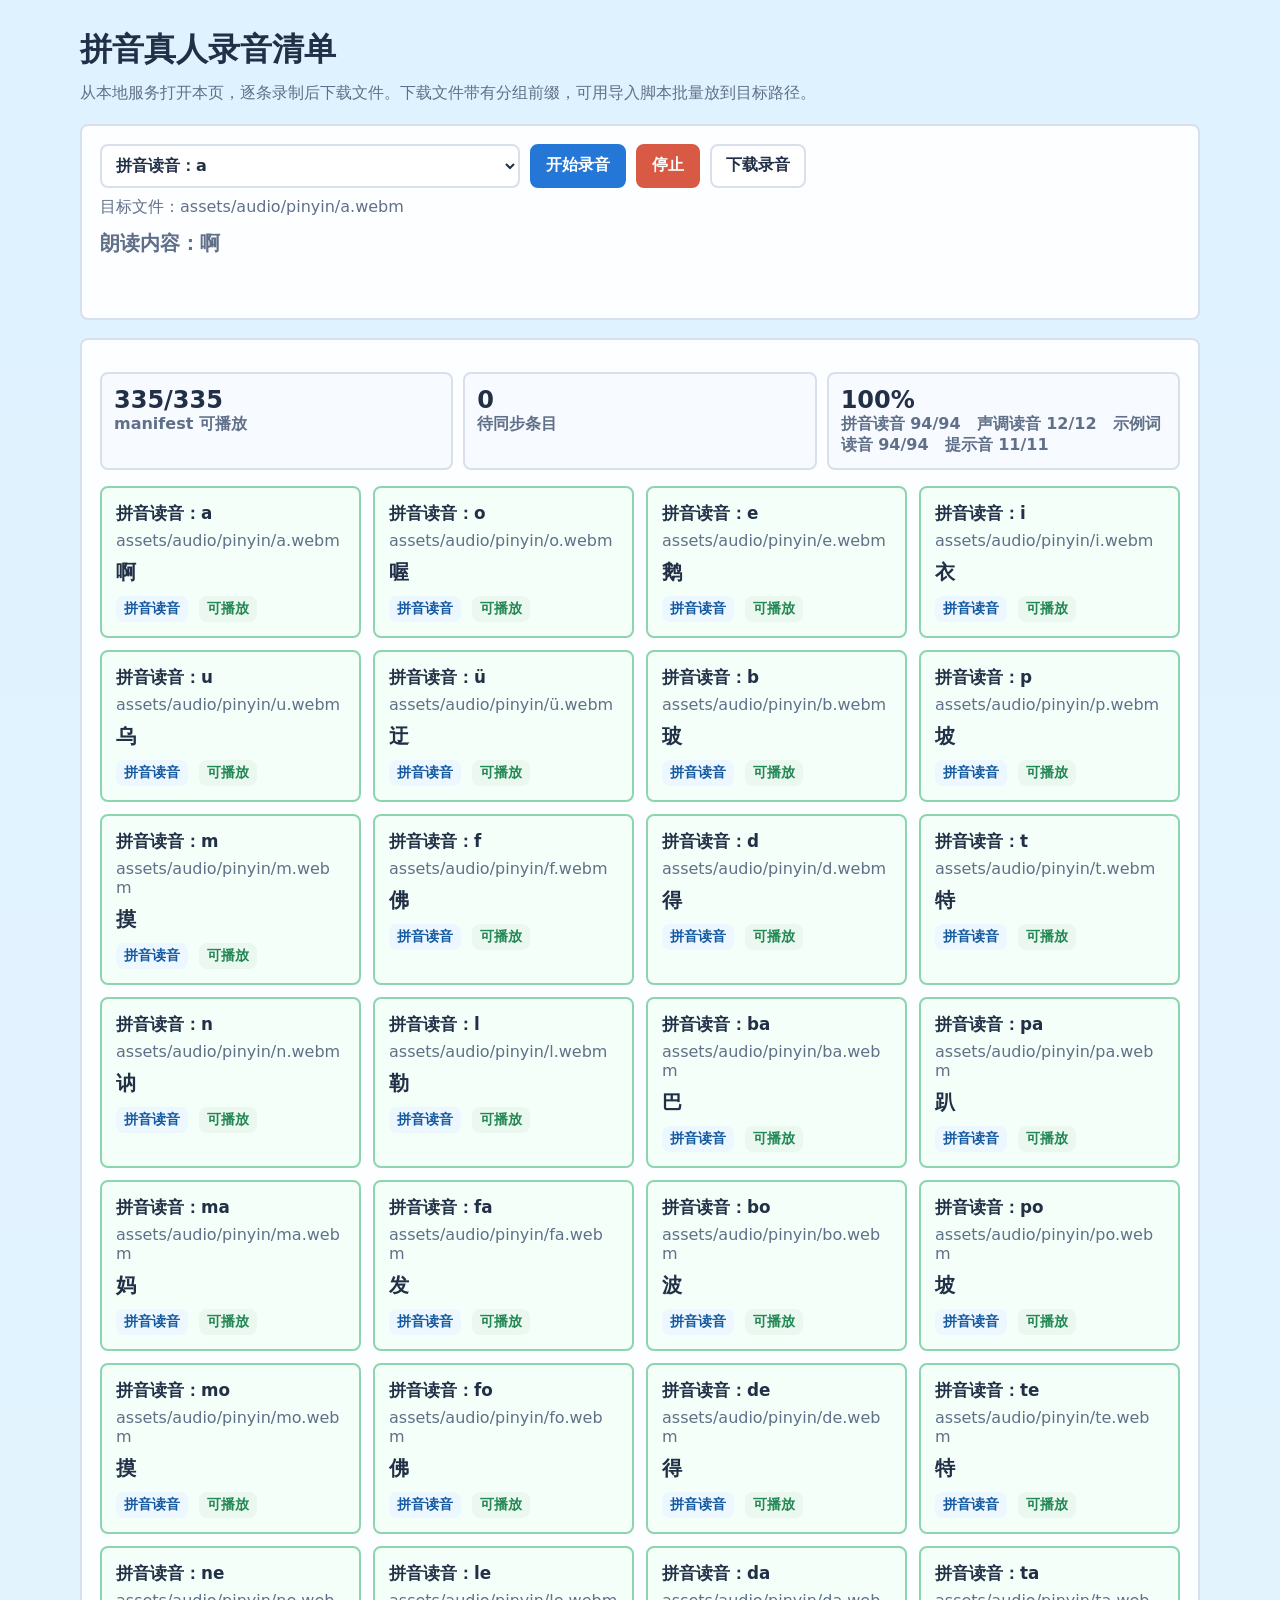
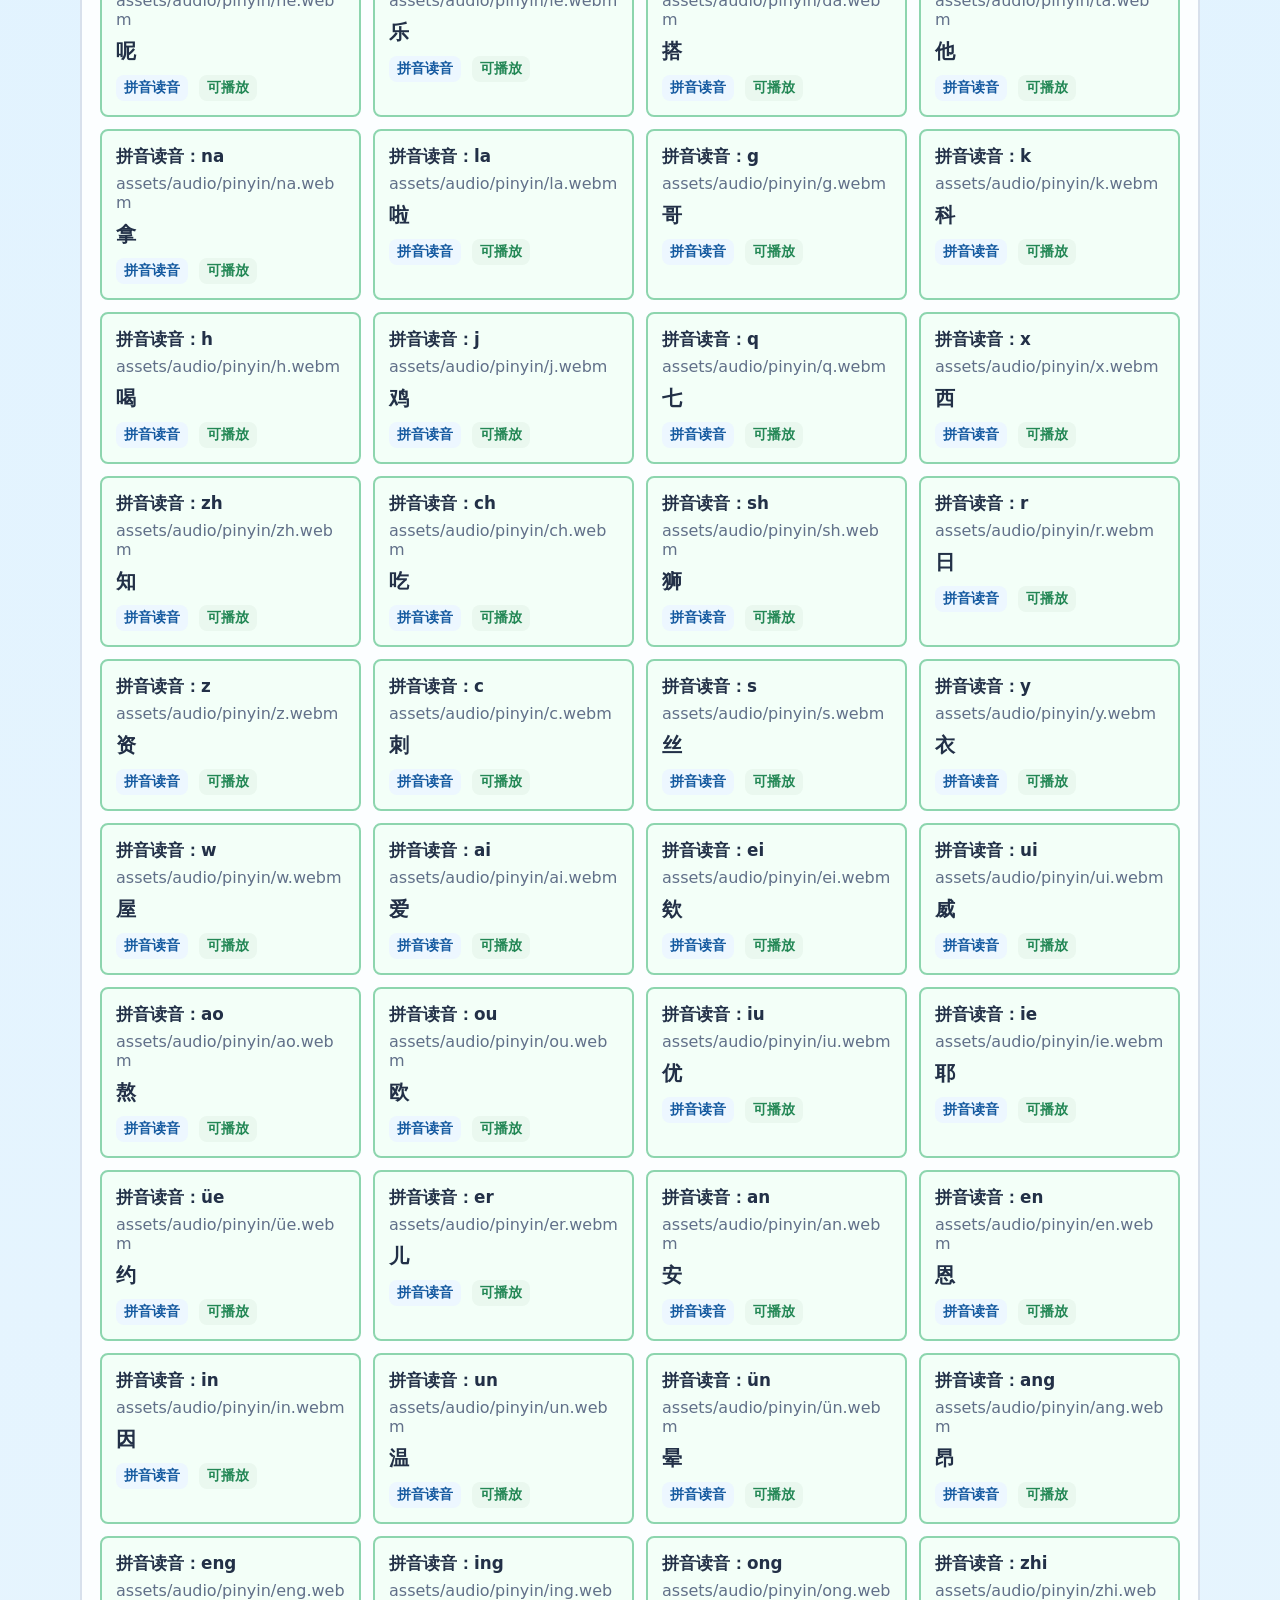
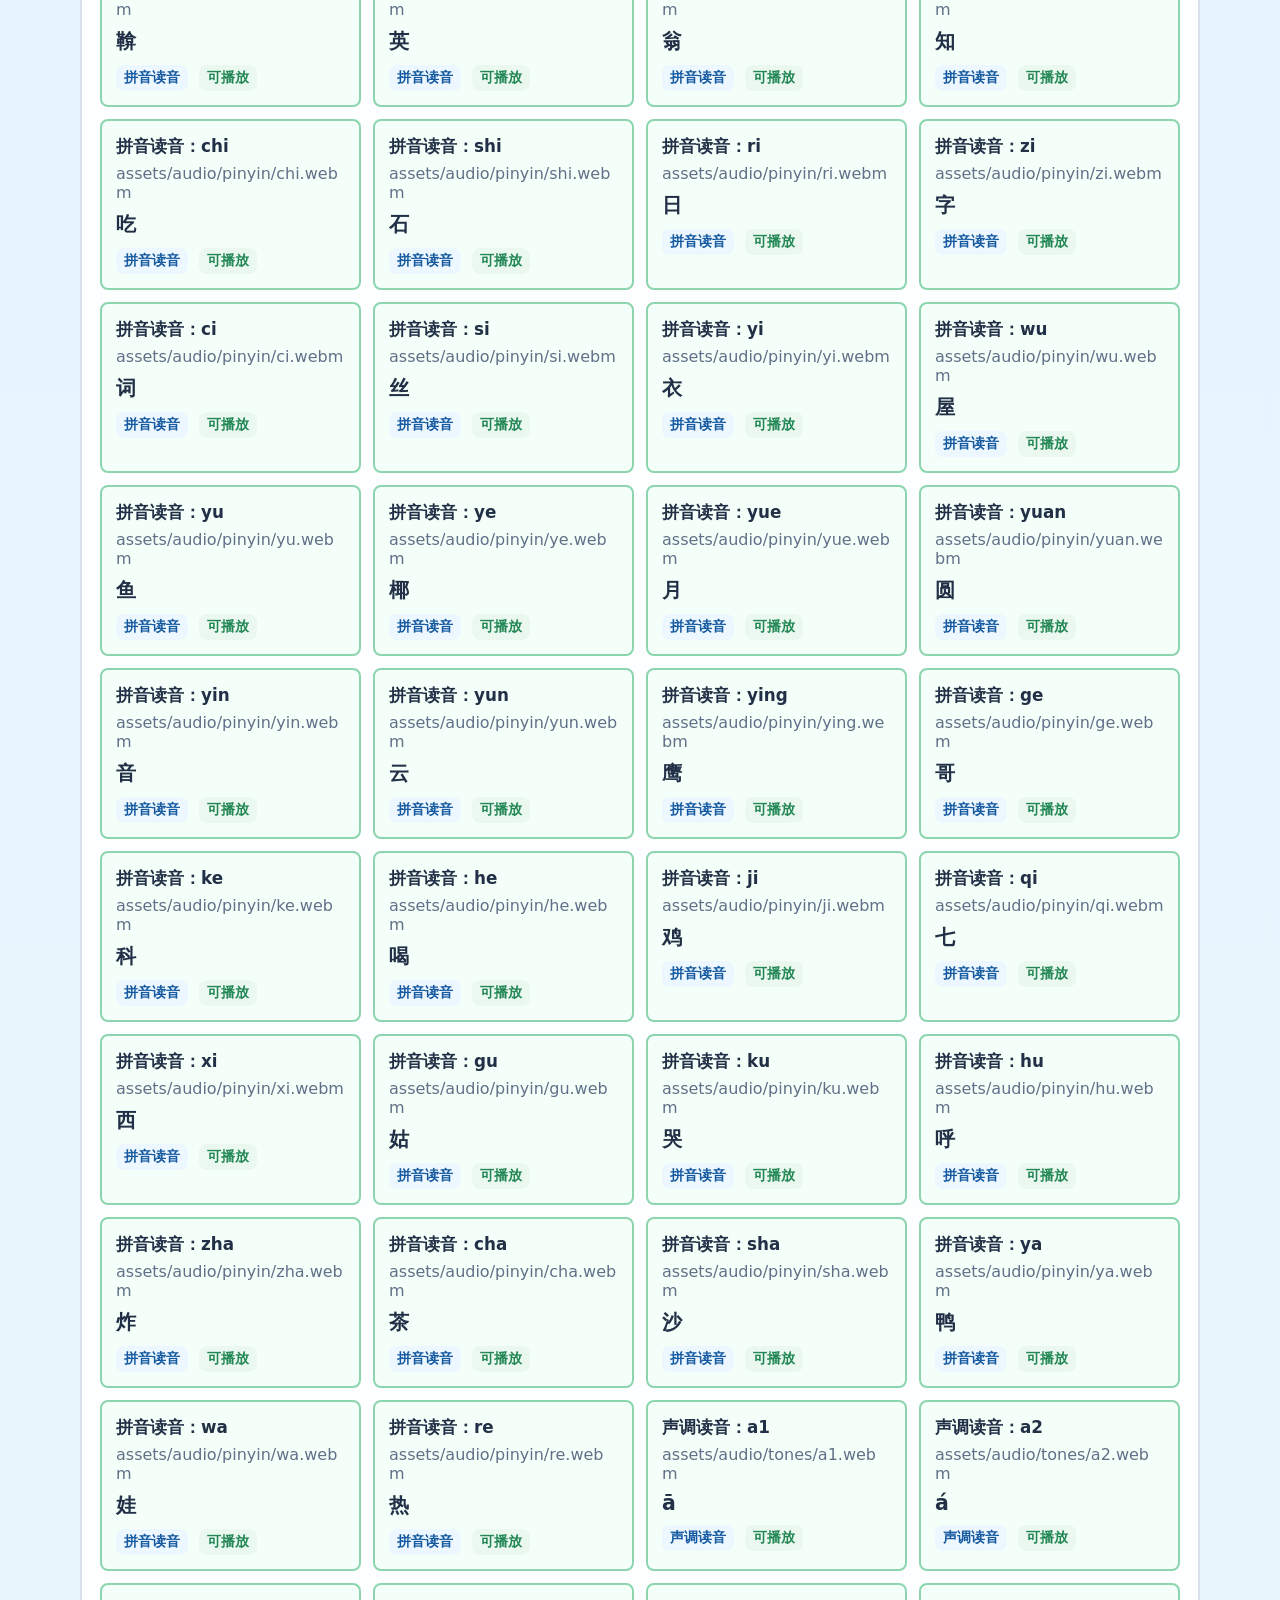
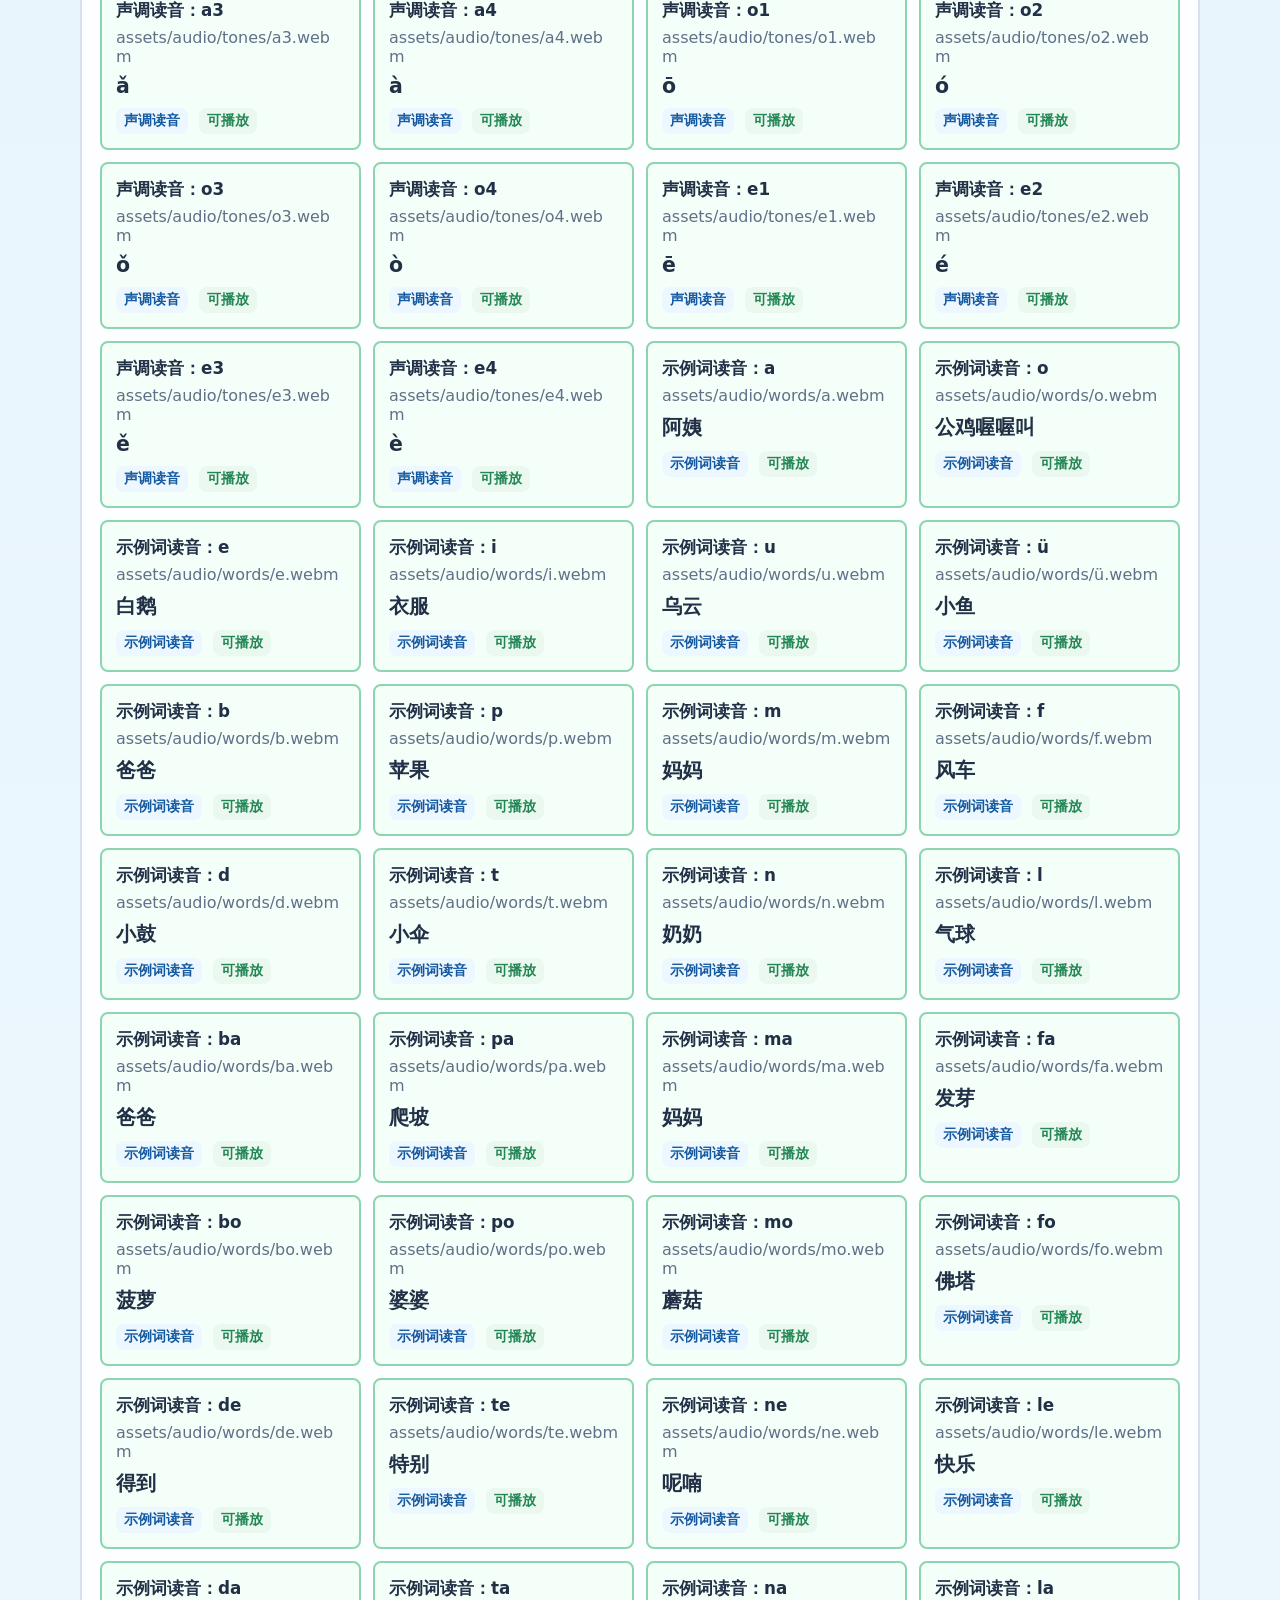
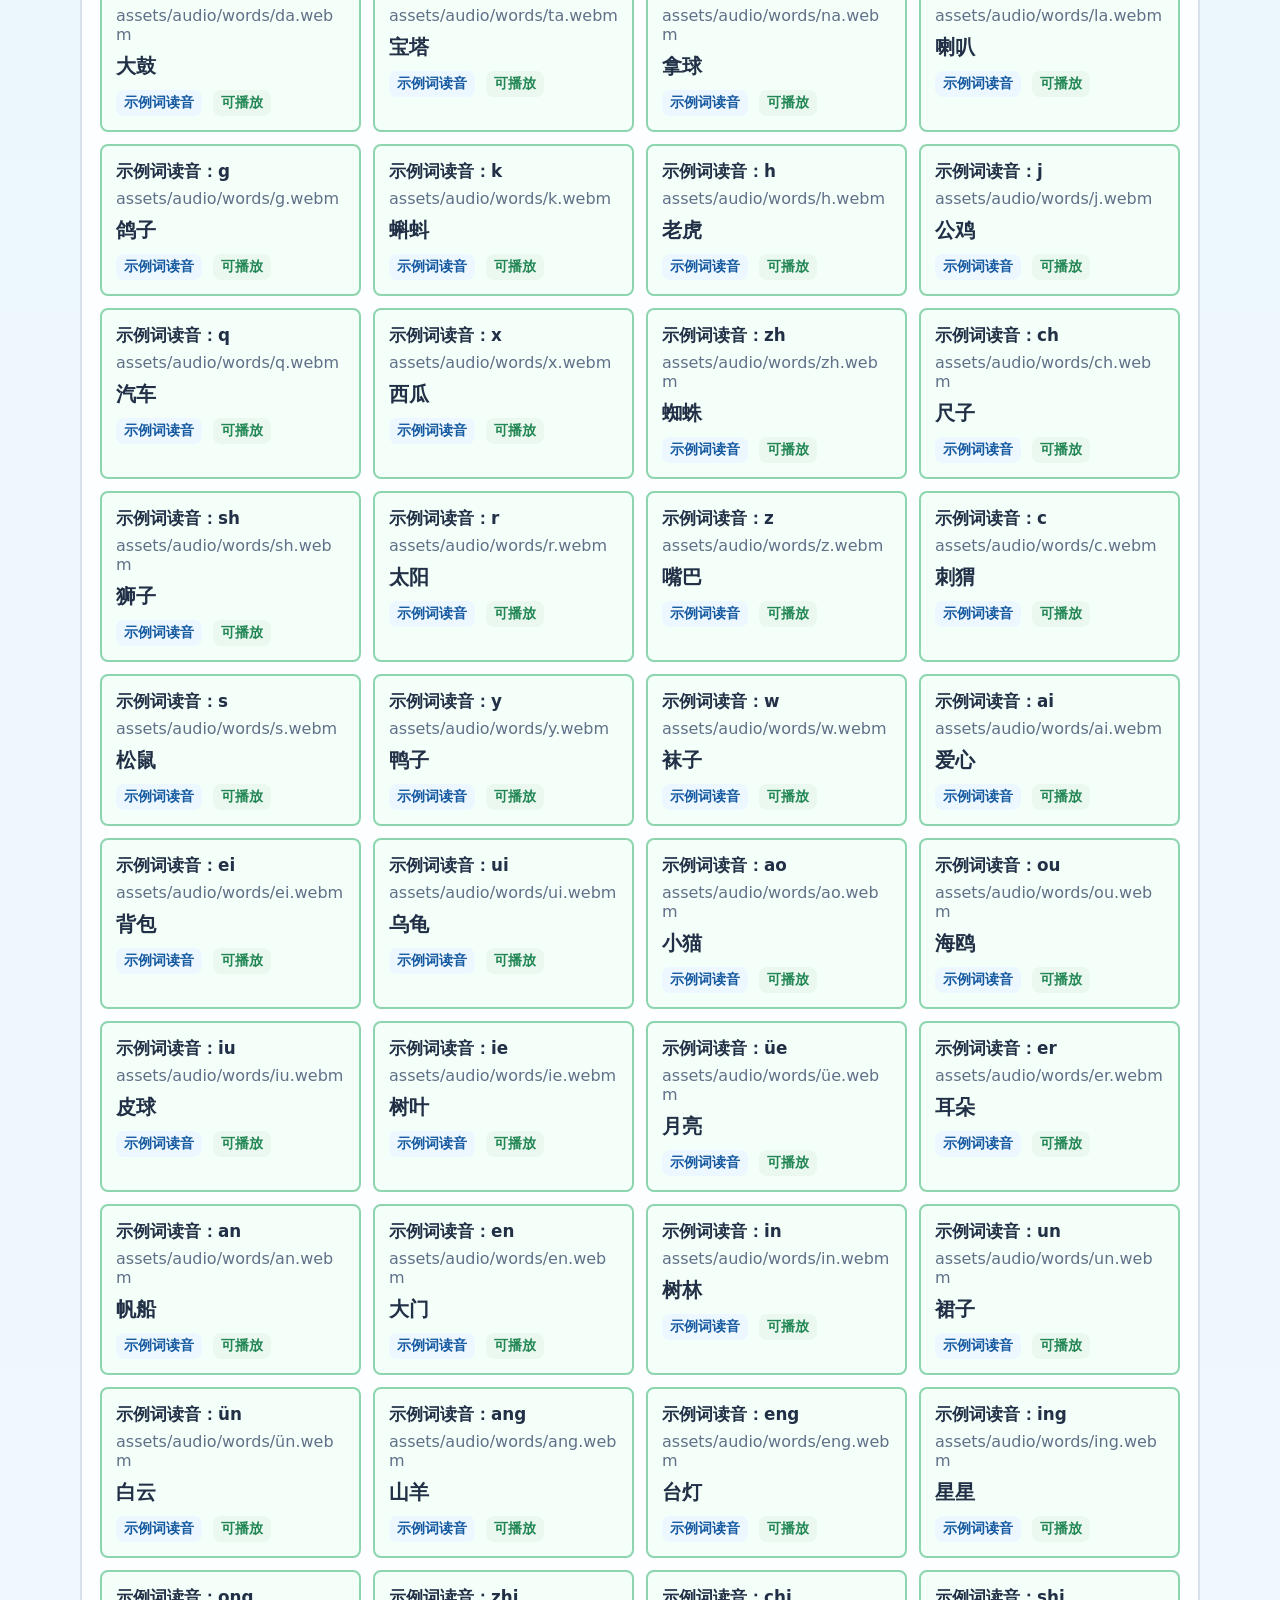
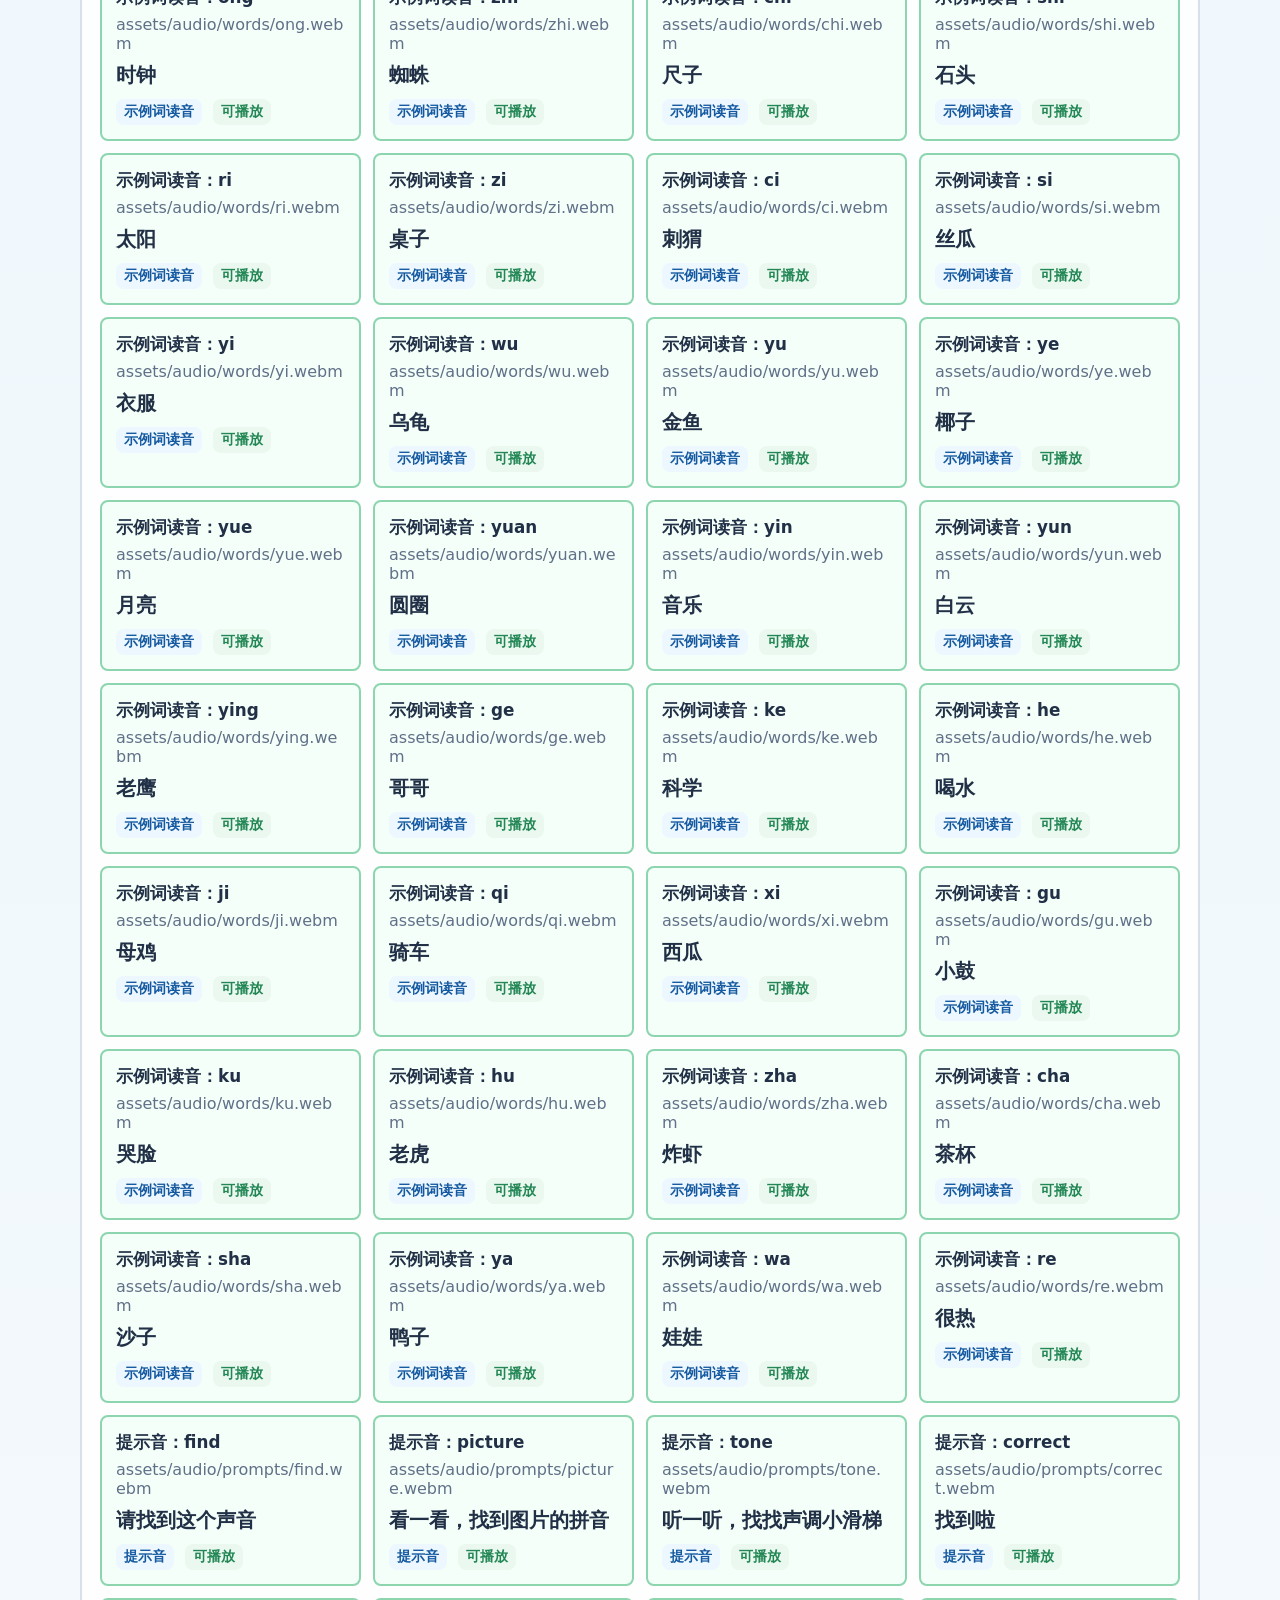
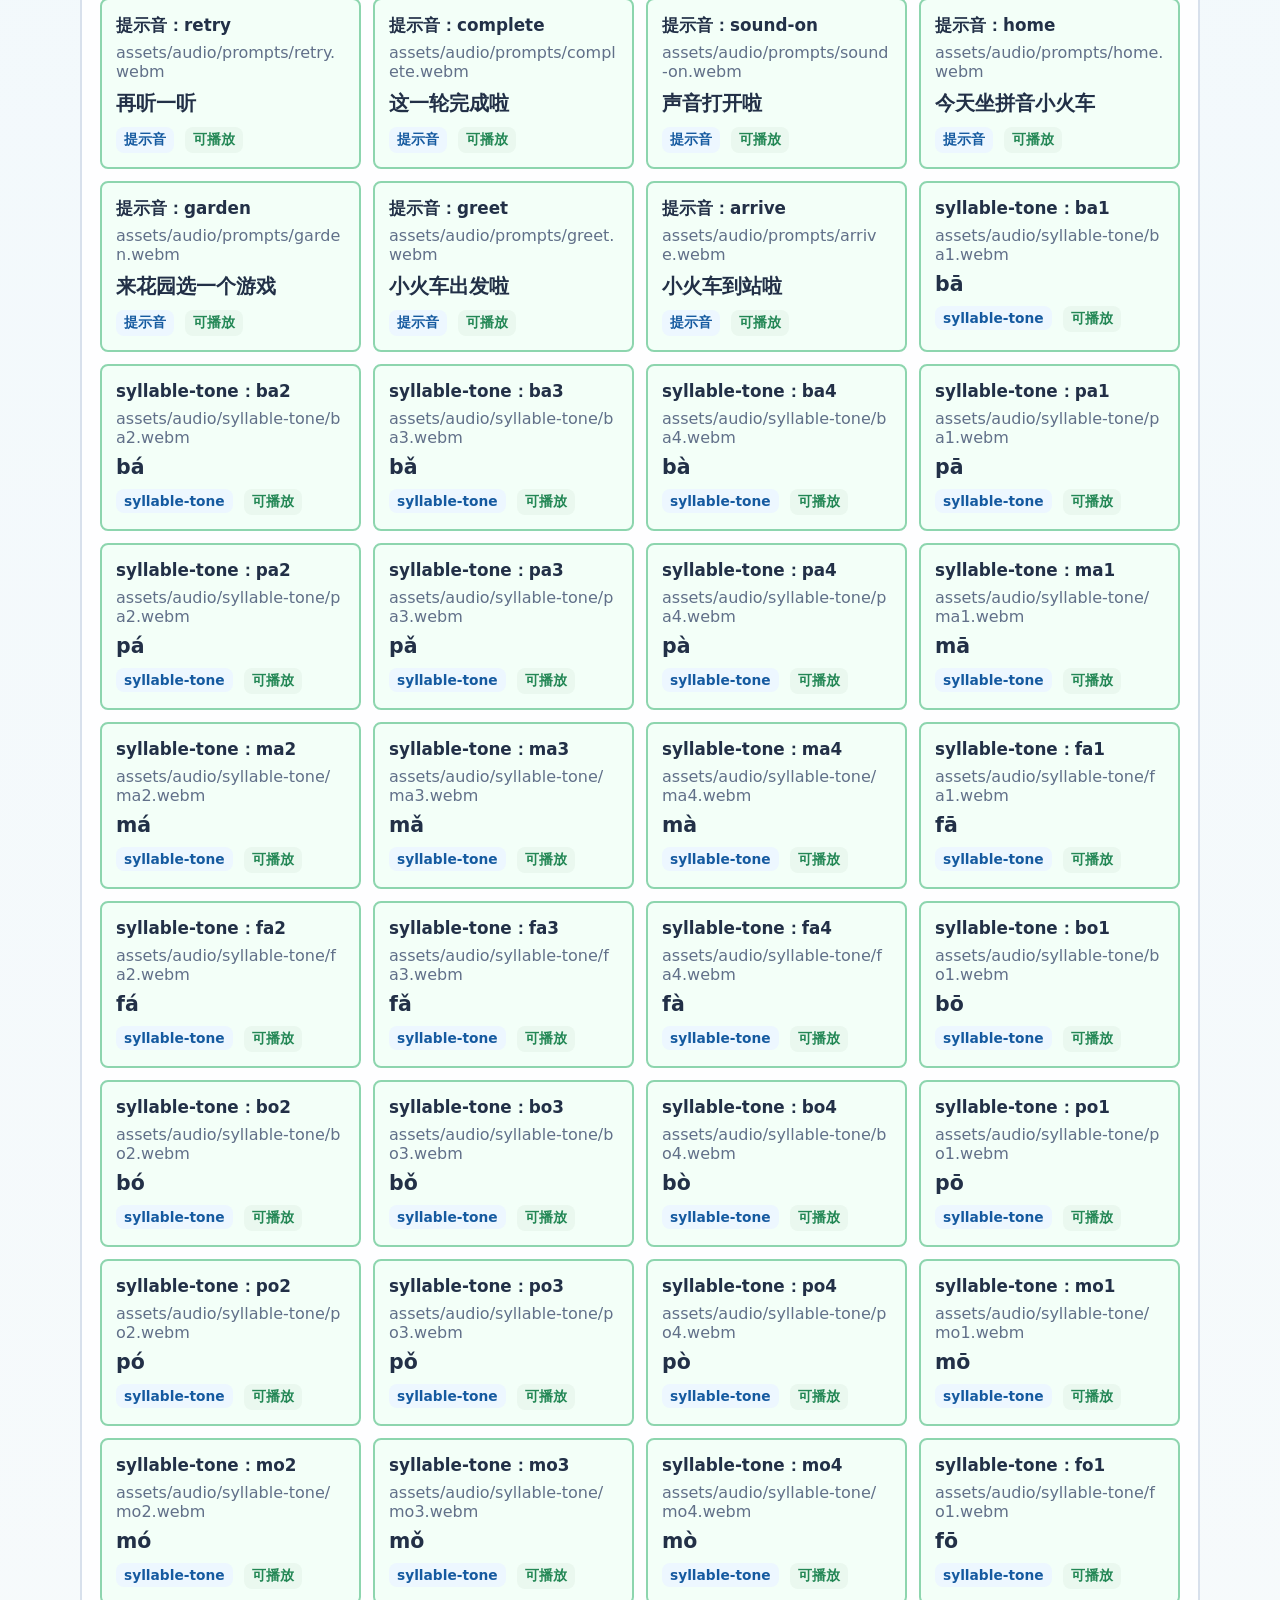
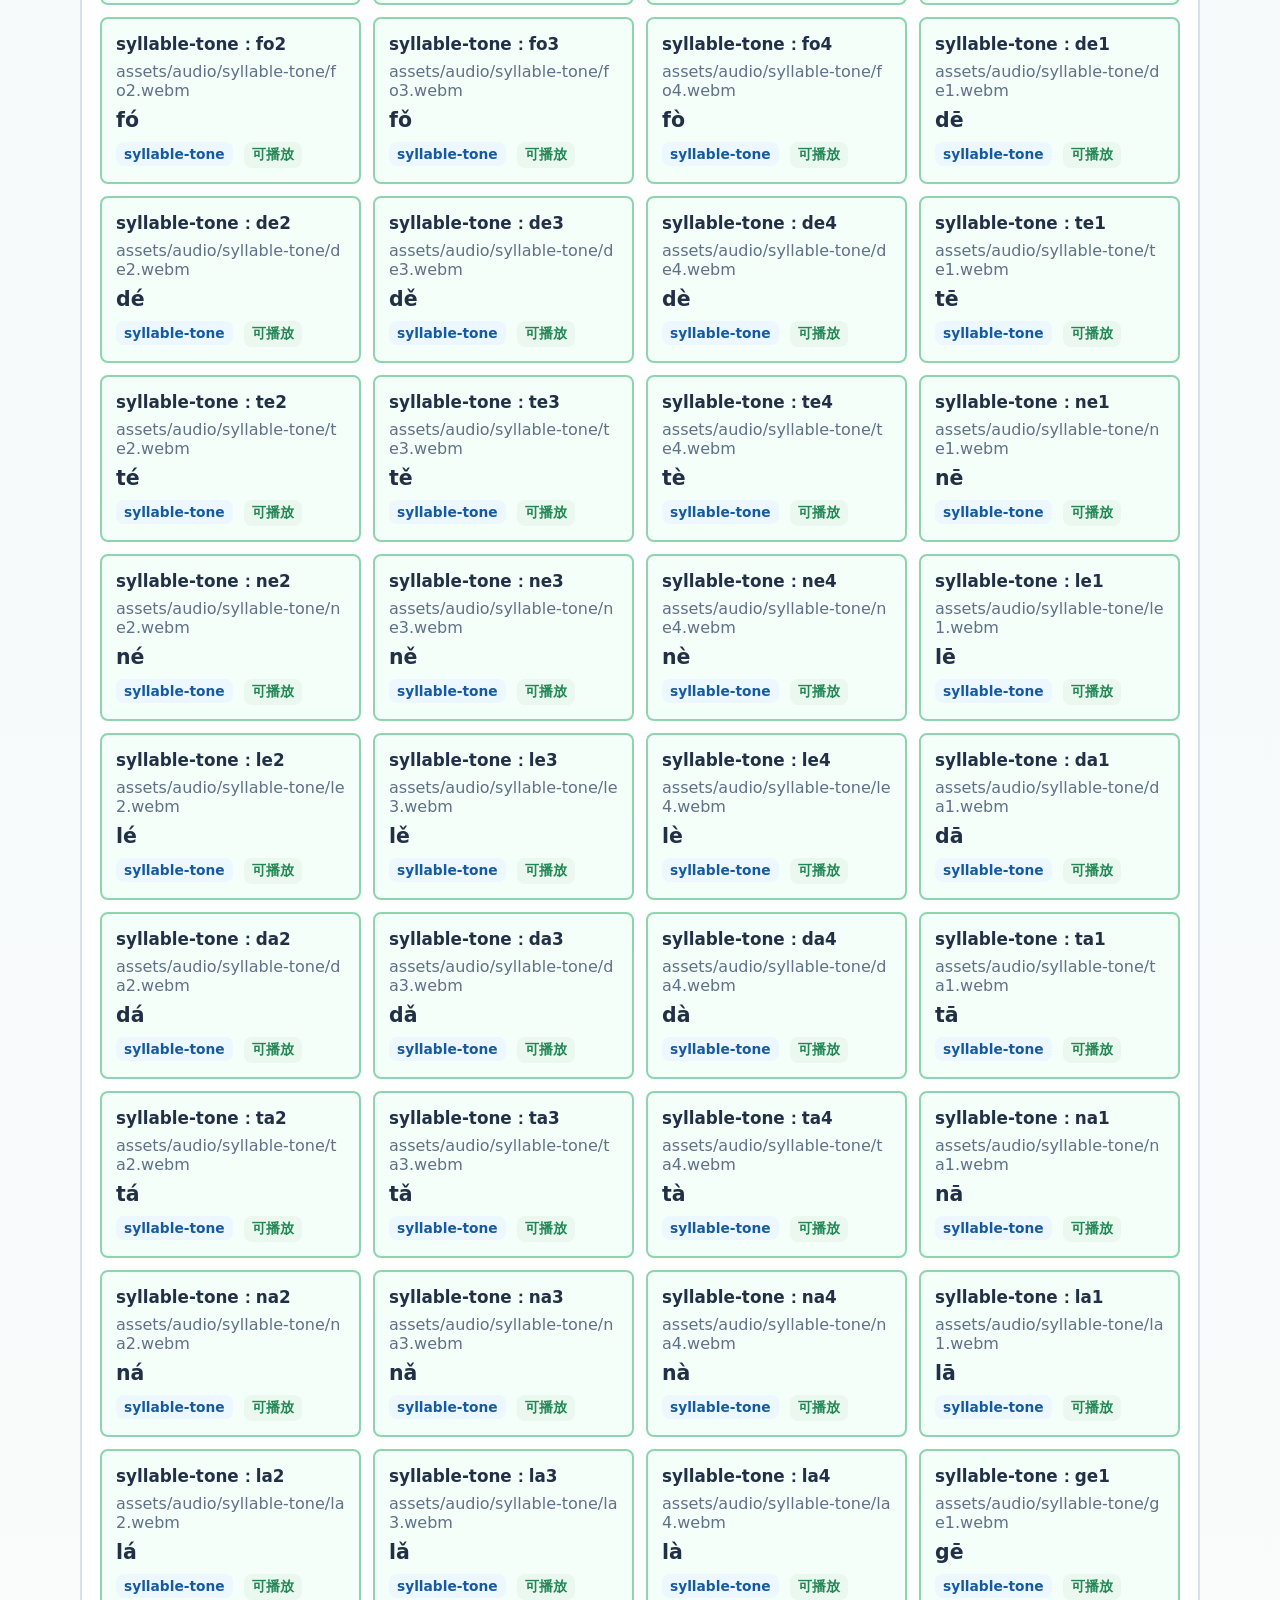
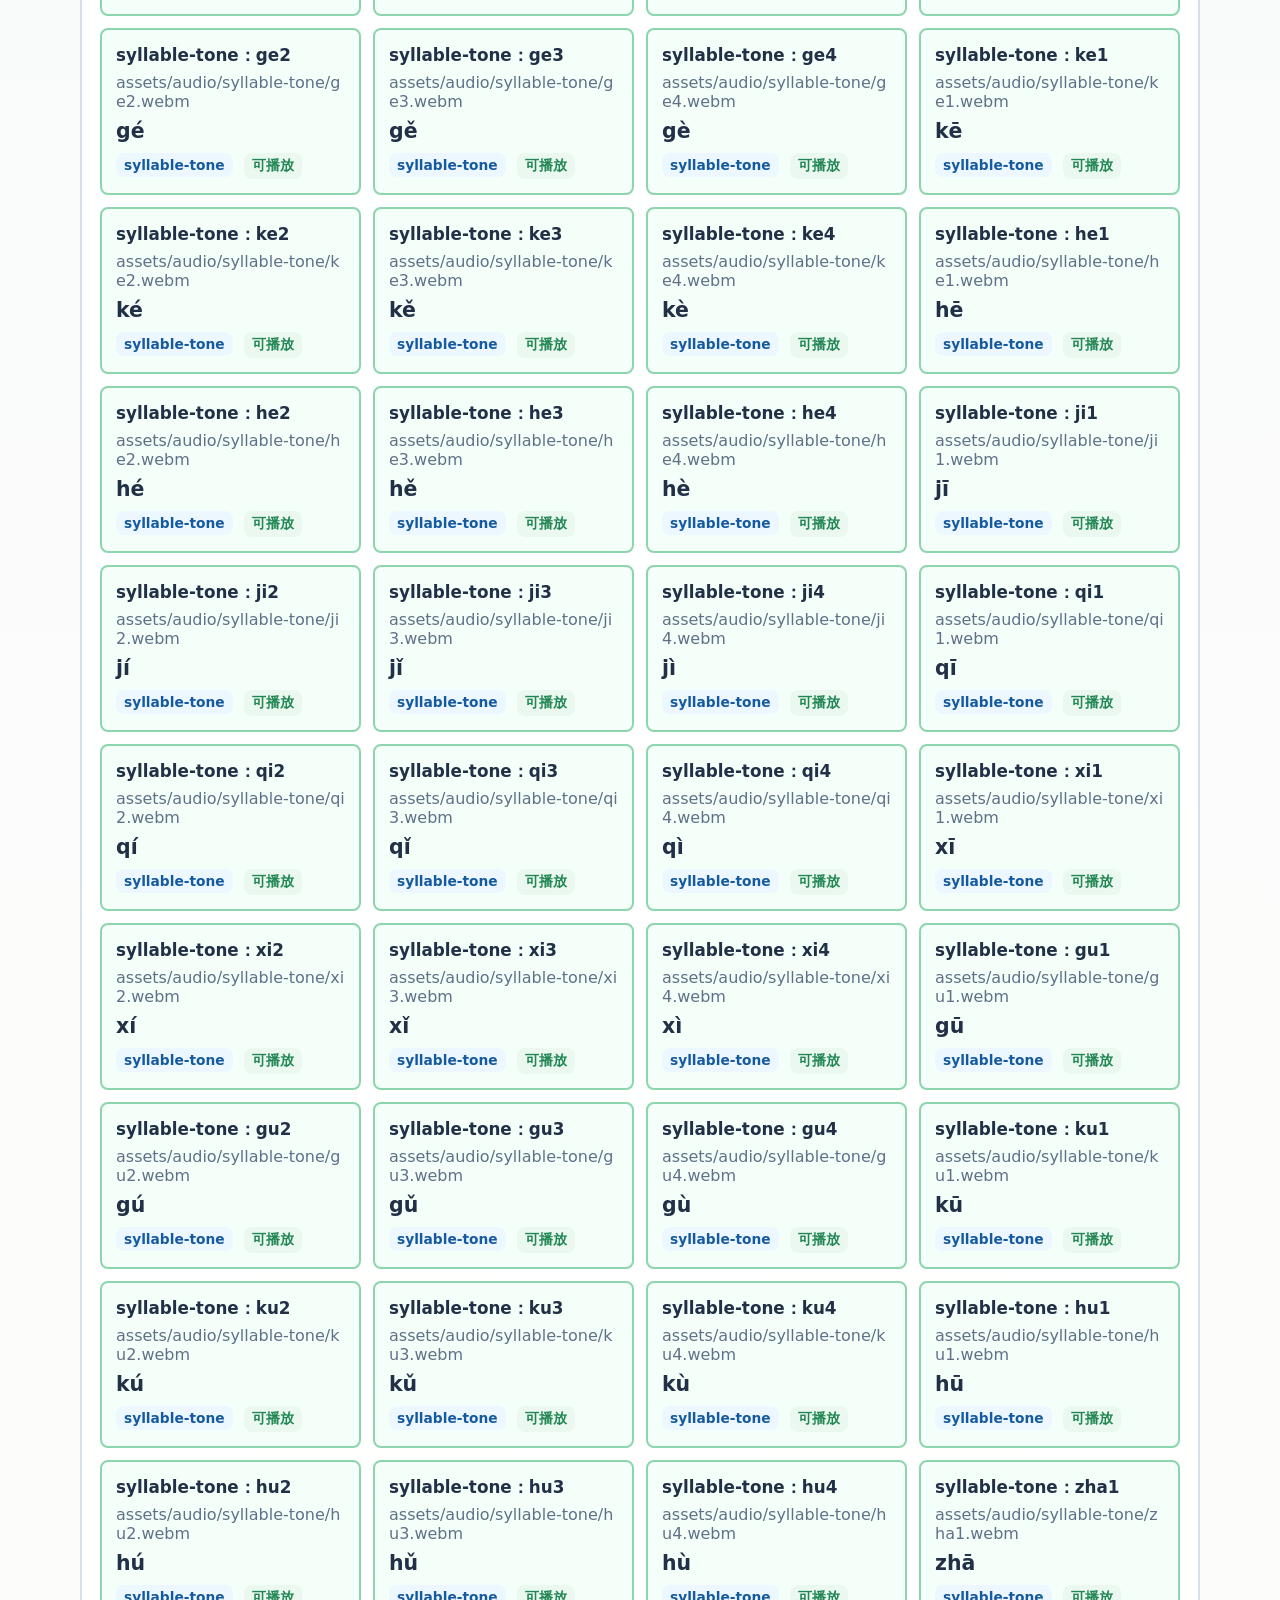
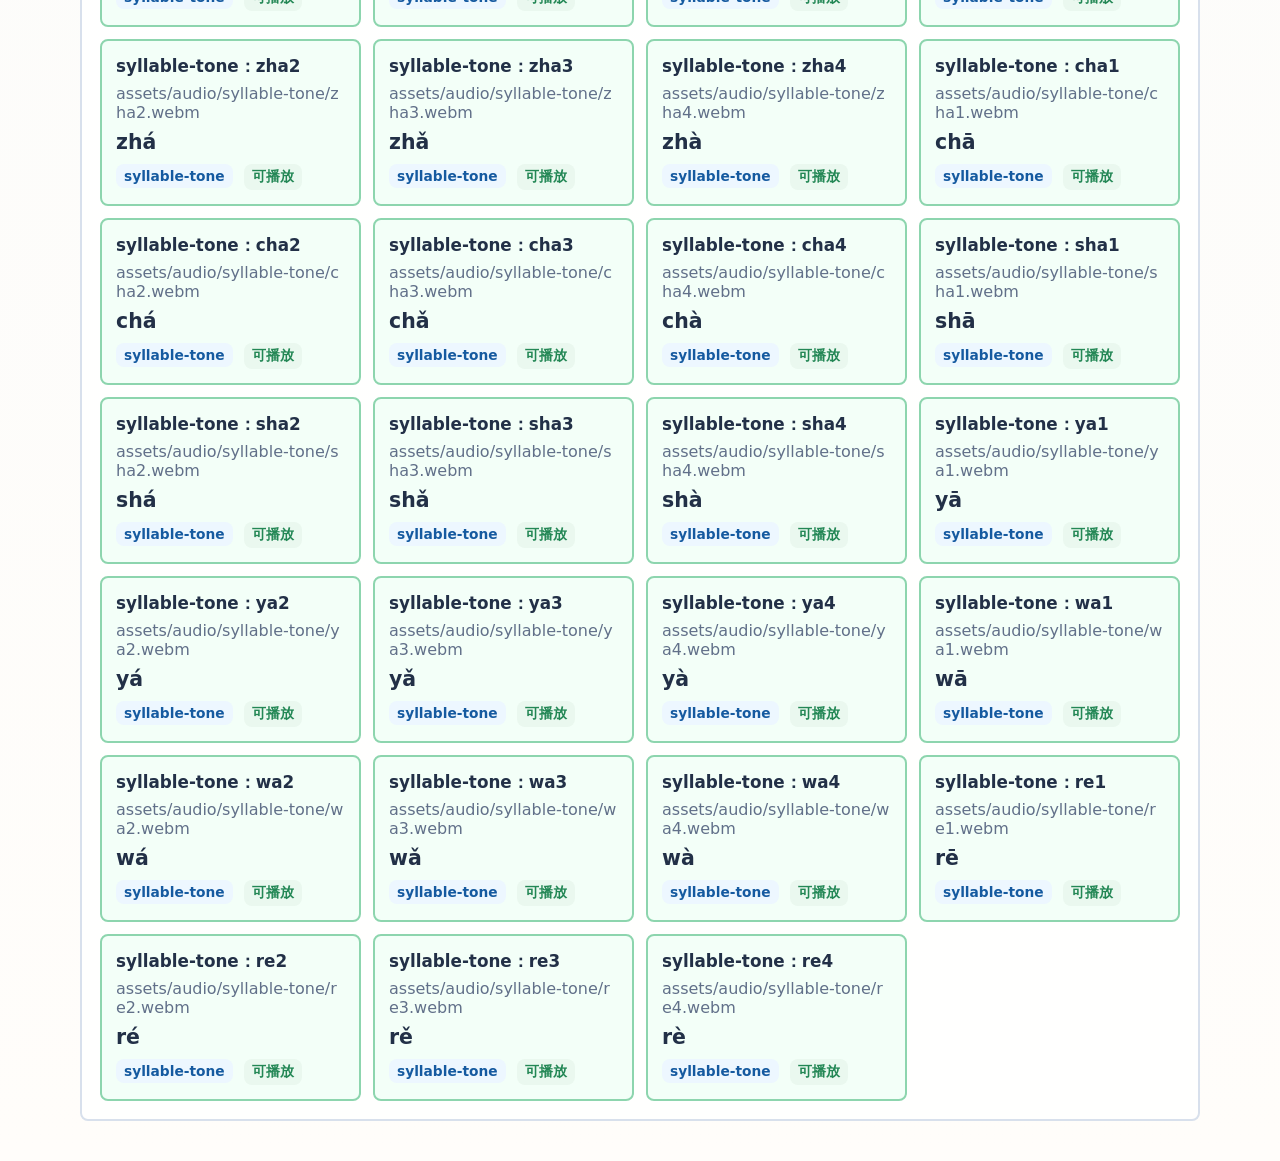
<file: tools/record-audio.html>
<!doctype html>
<html lang="zh-CN">
  <head>
    <meta charset="UTF-8" />
    <meta name="viewport" content="width=device-width, initial-scale=1.0" />
    <title>拼音录音清单</title>
    <link rel="icon" href="data:image/svg+xml,%3Csvg xmlns='http://www.w3.org/2000/svg' viewBox='0 0 64 64'%3E%3Crect x='10' y='18' width='44' height='30' rx='8' fill='%232477d6'/%3E%3Ccircle cx='32' cy='33' r='9' fill='white'/%3E%3C/svg%3E" />
    <style>
      :root {
        color-scheme: light;
        --ink: #223047;
        --muted: #617089;
        --line: #d8e0ec;
        --blue: #2477d6;
        --green: #238755;
        --red: #d85a45;
        --orange: #a95c08;
        --surface: #ffffff;
        --paper: #fffdfa;
        --radius: 8px;
      }

      * {
        box-sizing: border-box;
      }

      body {
        margin: 0;
        font-family:
          "PingFang SC", "Microsoft YaHei", "Noto Sans CJK SC", system-ui,
          sans-serif;
        background: linear-gradient(180deg, #dff2ff, var(--paper));
        color: var(--ink);
      }

      main {
        width: min(1120px, calc(100% - 32px));
        margin: 0 auto;
        padding: 28px 0 40px;
      }

      h1 {
        margin: 0;
        font-size: 2rem;
      }

      p {
        margin: 8px 0 0;
        color: var(--muted);
        line-height: 1.6;
      }

      .panel {
        margin-top: 18px;
        padding: 18px;
        border: 2px solid var(--line);
        border-radius: var(--radius);
        background: rgba(255, 255, 255, 0.9);
      }

      .controls,
      .record-row {
        display: flex;
        flex-wrap: wrap;
        align-items: center;
        gap: 10px;
      }

      button,
      select,
      a.button {
        min-height: 44px;
        border: 2px solid var(--line);
        border-radius: var(--radius);
        background: var(--surface);
        color: var(--ink);
        font: inherit;
        font-weight: 800;
      }

      button,
      a.button {
        padding: 0 14px;
        cursor: pointer;
        text-decoration: none;
        display: inline-flex;
        align-items: center;
      }

      button.primary {
        border-color: var(--blue);
        background: var(--blue);
        color: #fff;
      }

      button.stop {
        border-color: var(--red);
        background: var(--red);
        color: #fff;
      }

      select {
        min-width: min(100%, 420px);
        padding: 0 10px;
      }

      audio {
        width: min(100%, 420px);
      }

      .status {
        min-height: 28px;
        color: var(--green);
        font-weight: 800;
      }

      .grid {
        margin-top: 16px;
        display: grid;
        grid-template-columns: repeat(auto-fit, minmax(250px, 1fr));
        gap: 12px;
      }

      .summary {
        margin-top: 14px;
        display: grid;
        grid-template-columns: repeat(auto-fit, minmax(160px, 1fr));
        gap: 10px;
      }

      .summary-item {
        padding: 12px;
        border: 2px solid var(--line);
        border-radius: var(--radius);
        background: #f7fbff;
      }

      .summary-item strong {
        display: block;
        font-size: 1.5rem;
      }

      .summary-item span {
        color: var(--muted);
        font-weight: 800;
      }

      .card {
        min-height: 94px;
        padding: 14px;
        border: 2px solid var(--line);
        border-radius: var(--radius);
        background: var(--surface);
      }

      .card.done {
        border-color: #8dd5ae;
        background: #f3fff8;
      }

      .card strong {
        display: block;
        font-size: 1.05rem;
      }

      .path {
        margin-top: 6px;
        color: var(--muted);
        word-break: break-all;
      }

      .read-text {
        margin-top: 8px;
        font-size: 1.28rem;
        font-weight: 900;
      }

      .badge {
        display: inline-flex;
        margin-top: 10px;
        margin-right: 6px;
        padding: 4px 8px;
        border-radius: var(--radius);
        background: #edf7ff;
        color: #155aa0;
        font-size: 0.86rem;
        font-weight: 800;
      }

      .badge.done {
        background: #eaf8ef;
        color: var(--green);
      }

      .badge.pending {
        background: #fff4e5;
        color: var(--orange);
      }
    </style>
  </head>
  <body>
    <main>
      <h1>拼音真人录音清单</h1>
      <p>从本地服务打开本页，逐条录制后下载文件。下载文件带有分组前缀，可用导入脚本批量放到目标路径。</p>

      <section class="panel" aria-label="录音控制">
        <div class="controls">
          <select id="recordingSelect" aria-label="选择录音条目"></select>
          <button id="startButton" class="primary" type="button">开始录音</button>
          <button id="stopButton" class="stop" type="button" disabled>停止</button>
          <a id="downloadLink" class="button" href="#" download hidden>下载录音</a>
        </div>
        <p id="targetPath" class="path"></p>
        <p id="readText" class="read-text"></p>
        <div class="record-row" style="margin-top: 12px">
          <audio id="preview" controls hidden></audio>
          <span id="status" class="status"></span>
        </div>
      </section>

      <section class="panel" aria-label="录音条目">
        <div id="recordingSummary" class="summary" aria-live="polite"></div>
        <div id="recordingGrid" class="grid"></div>
      </section>
    </main>

    <script>
      const preferredTypes = [
        { mime: "audio/webm;codecs=opus", extension: ".webm" },
        { mime: "audio/webm", extension: ".webm" },
        { mime: "audio/mp4", extension: ".m4a" },
      ];

      const groupNames = {
        pinyin: "拼音读音",
        tones: "声调读音",
        words: "示例词读音",
        prompts: "提示音",
      };

      const select = document.querySelector("#recordingSelect");
      const startButton = document.querySelector("#startButton");
      const stopButton = document.querySelector("#stopButton");
      const downloadLink = document.querySelector("#downloadLink");
      const preview = document.querySelector("#preview");
      const status = document.querySelector("#status");
      const targetPath = document.querySelector("#targetPath");
      const readText = document.querySelector("#readText");
      const summary = document.querySelector("#recordingSummary");
      const grid = document.querySelector("#recordingGrid");

      let mediaRecorder = null;
      let chunks = [];
      let selectedType = preferredTypes[preferredTypes.length - 1];
      let recordings = [];
      let copy = {};
      let supportedExtensions = [".mp3", ".wav", ".m4a", ".ogg", ".webm"];
      let manifestFiles = new Set();

      function pickType() {
        return (
          preferredTypes.find((item) => window.MediaRecorder?.isTypeSupported(item.mime)) ||
          preferredTypes[preferredTypes.length - 1]
        );
      }

      function labelFor(basePath, group) {
        const name = basePath.split("/").pop();
        return `${groupNames[group] || group}：${name}`;
      }

      function recordingIsPlayable(basePath) {
        return [...manifestFiles].some((file) => supportedExtensions.some((extension) => file === `${basePath}${extension}`));
      }

      function renderSummary() {
        const total = recordings.length;
        const done = recordings.filter((item) => item.done).length;
        const pending = total - done;
        const groups = Object.entries(groupNames)
          .map(([group, label]) => {
            const items = recordings.filter((item) => item.group === group);
            const groupDone = items.filter((item) => item.done).length;
            return `${label} ${groupDone}/${items.length}`;
          })
          .join("　");

        summary.innerHTML = `
          <div class="summary-item">
            <strong>${done}/${total}</strong>
            <span>manifest 可播放</span>
          </div>
          <div class="summary-item">
            <strong>${pending}</strong>
            <span>待同步条目</span>
          </div>
          <div class="summary-item">
            <strong>${Math.round((done / Math.max(total, 1)) * 100)}%</strong>
            <span>${groups}</span>
          </div>
        `;
      }

      function selectedBasePath() {
        return select.value;
      }

      function selectedRecording() {
        return recordings.find((item) => item.basePath === selectedBasePath());
      }

      function downloadFileName() {
        const item = selectedRecording();
        const name = selectedBasePath().split("/").pop();
        return item ? `${item.group}-${name}${selectedType.extension}` : `${name}${selectedType.extension}`;
      }

      function updateTargetPath() {
        const path = `${selectedBasePath()}${selectedType.extension}`;
        targetPath.textContent = `目标文件：${path}`;
        readText.textContent = `朗读内容：${copy[selectedBasePath()] || selectedBasePath().split("/").pop()}`;
        downloadLink.download = downloadFileName();
      }

      function renderCards() {
        renderSummary();
        grid.innerHTML = recordings
          .map(
            (item) => `
              <div class="card ${item.done ? "done" : ""}">
                <strong>${item.label}</strong>
                <div class="path">${item.basePath}${selectedType.extension}</div>
                <div class="read-text">${copy[item.basePath] || item.basePath.split("/").pop()}</div>
                <span class="badge">${groupNames[item.group] || item.group}</span>
                <span class="badge ${item.done ? "done" : "pending"}">${item.done ? "可播放" : "待同步"}</span>
              </div>
            `,
          )
          .join("");
      }

      async function render(data) {
        selectedType = pickType();
        recordings = Object.entries(data.recordings || {}).flatMap(([group, paths]) =>
          paths.map((basePath) => ({ group, basePath, label: labelFor(basePath, group), done: false })),
        );

        select.innerHTML = recordings
          .map((item) => `<option value="${item.basePath}">${item.label}</option>`)
          .join("");

        renderCards();
        updateTargetPath();

        recordings = recordings.map((item) => ({ ...item, done: recordingIsPlayable(item.basePath) }));
        renderCards();
      }

      async function loadExpectedFiles() {
        const [expectedResponse, copyResponse, manifestResponse] = await Promise.all([
          fetch("../assets/audio/expected-files.json", { cache: "no-store" }),
          fetch("../assets/audio/recording-copy.json", { cache: "no-store" }),
          fetch("../assets/audio/manifest.json", { cache: "no-store" }),
        ]);
        if (!expectedResponse.ok) throw new Error("无法读取 expected-files.json");
        const expected = await expectedResponse.json();
        copy = copyResponse.ok ? await copyResponse.json() : {};
        supportedExtensions = expected.supportedExtensions || supportedExtensions;
        manifestFiles = manifestResponse.ok
          ? new Set(((await manifestResponse.json()).files || []).filter((file) => typeof file === "string"))
          : new Set();
        await render(expected);
      }

      async function startRecording() {
        chunks = [];
        downloadLink.hidden = true;
        preview.hidden = true;
        status.textContent = "正在录音";

        const stream = await navigator.mediaDevices.getUserMedia({ audio: true });
        mediaRecorder = new MediaRecorder(stream, { mimeType: selectedType.mime });
        mediaRecorder.addEventListener("dataavailable", (event) => {
          if (event.data.size > 0) chunks.push(event.data);
        });
        mediaRecorder.addEventListener("stop", () => {
          stream.getTracks().forEach((track) => track.stop());
          const blob = new Blob(chunks, { type: selectedType.mime });
          const url = URL.createObjectURL(blob);
          preview.src = url;
          preview.hidden = false;
          downloadLink.href = url;
          downloadLink.download = downloadFileName();
          downloadLink.hidden = false;
          status.textContent = "录音已生成";
        });

        mediaRecorder.start();
        startButton.disabled = true;
        stopButton.disabled = false;
      }

      function stopRecording() {
        if (!mediaRecorder) return;
        mediaRecorder.stop();
        startButton.disabled = false;
        stopButton.disabled = true;
      }

      select.addEventListener("change", updateTargetPath);
      startButton.addEventListener("click", () => {
        startRecording().catch((error) => {
          status.textContent = error.message;
          startButton.disabled = false;
          stopButton.disabled = true;
        });
      });
      stopButton.addEventListener("click", stopRecording);

      loadExpectedFiles().catch((error) => {
        status.textContent = error.message;
      });
    </script>
  </body>
</html>
</file>
